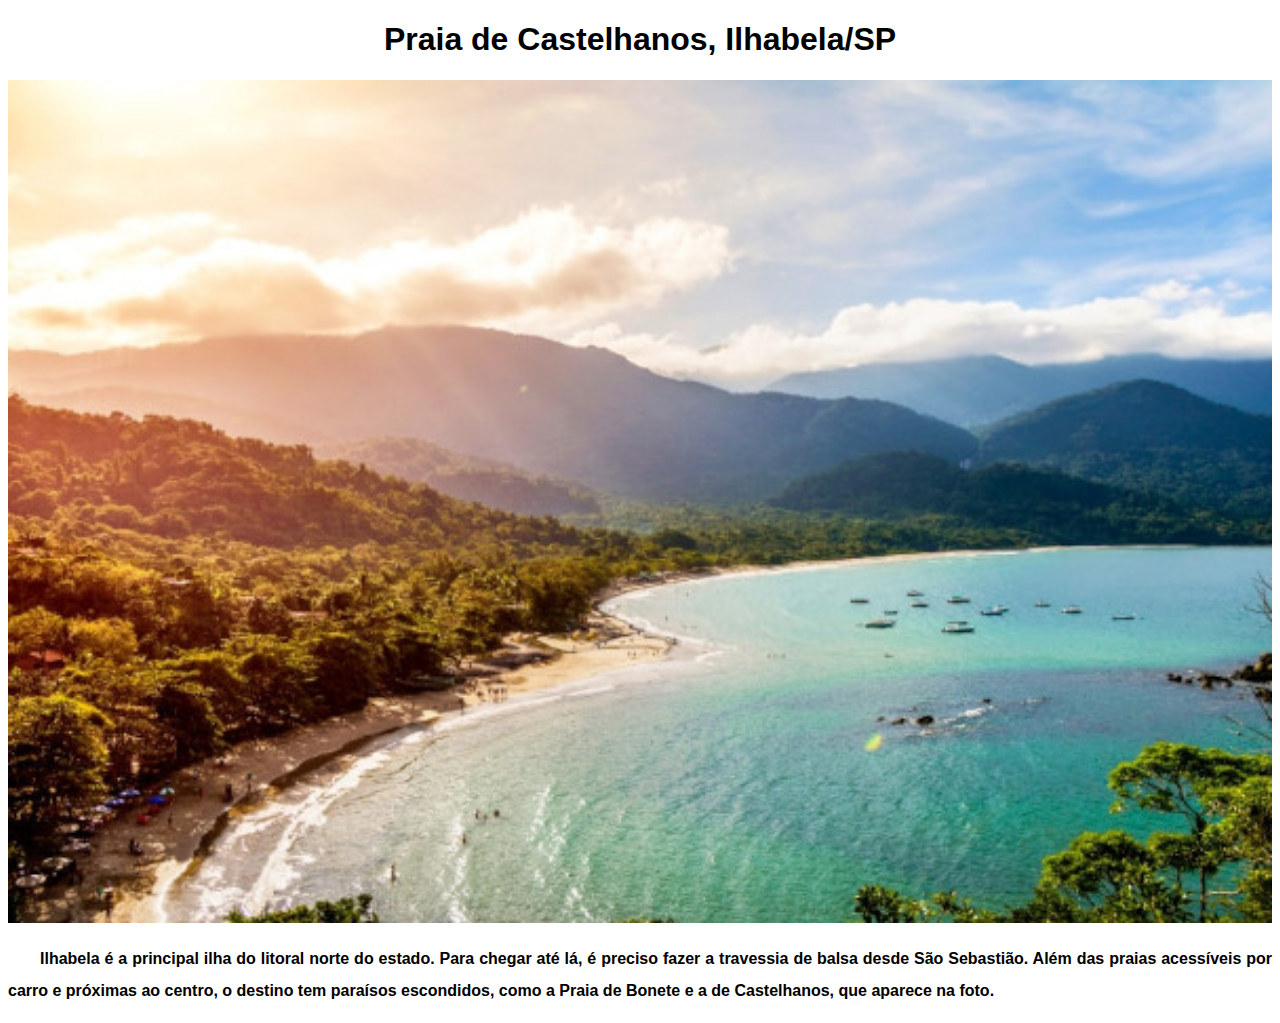
<file: paginas-extras/pag1.html>
<!DOCTYPE html>
<html lang="pt-br">
<head>
    <meta charset="UTF-8">
    <meta name="viewport" content="width=device-width, initial-scale=1.0">
    <title>Praia de Castelhanos</title>
    <link rel="stylesheet" href="style.css">
</head>
<body>
    <h1>Praia de Castelhanos, Ilhabela/SP</h1>
    <img src="../imagens/ilha-bela600.jpg" alt="">
    <p>Ilhabela é a principal ilha do litoral norte do estado. Para chegar até lá, é preciso fazer a travessia de balsa desde São Sebastião. Além das praias acessíveis por carro e próximas ao centro, o destino tem paraísos escondidos, como a Praia de Bonete e a de Castelhanos, que aparece na foto.

    </p>
    
</body>
</html>
</file>
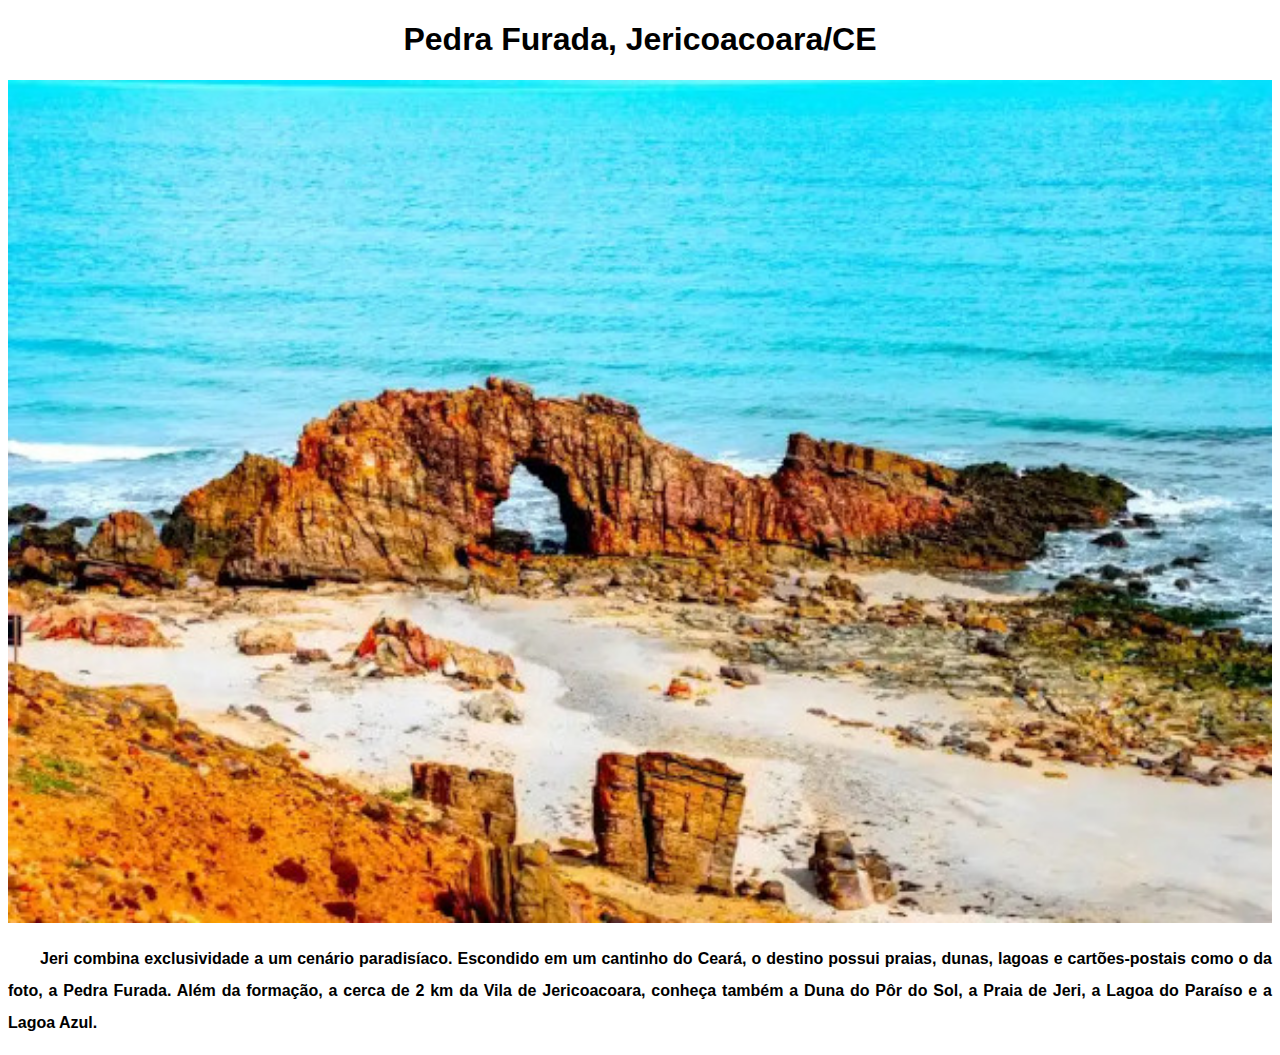
<file: paginas-extras/pag10.html>
<!DOCTYPE html>
<html lang="pt-br">
<head>
    <meta charset="UTF-8">
    <meta name="viewport" content="width=device-width, initial-scale=1.0">
    <title>Pedra Furada</title>
    <link rel="stylesheet" href="style.css">
</head>
<body>
    <h1>Pedra Furada, Jericoacoara/CE</h1>
    <img src="../imagens/jericoacoara_pedra-furada600.jpg" alt="">
    <p>Jeri combina exclusividade a um cenário paradisíaco. Escondido em um cantinho do Ceará, o destino possui praias, dunas, lagoas e cartões-postais como o da foto, a Pedra Furada. Além da formação, a cerca de 2 km da Vila de Jericoacoara, conheça também a Duna do Pôr do Sol, a Praia de Jeri, a Lagoa do Paraíso e a Lagoa Azul. </p>
    
</body>
</html>
</file>
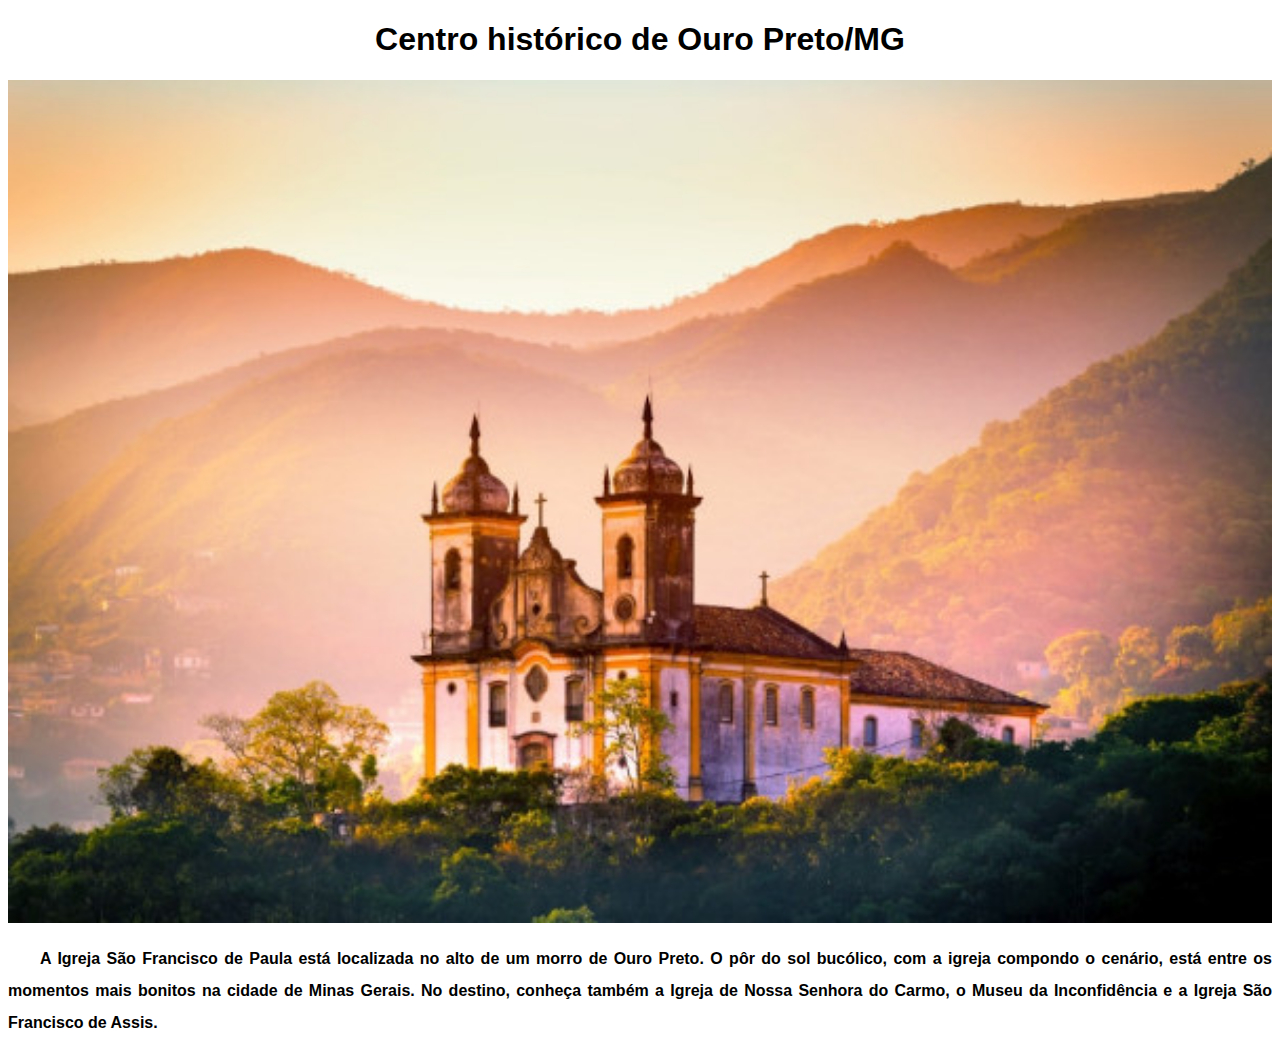
<file: paginas-extras/pag2.html>
<!DOCTYPE html>
<html lang="pt-br">
<head>
    <meta charset="UTF-8">
    <meta name="viewport" content="width=device-width, initial-scale=1.0">
    <title>Centro histórico de Ouro Preto</title>
    <link rel="stylesheet" href="style.css">
</head>
<body>
    <h1>Centro histórico de Ouro Preto/MG</h1>
    <img src="../imagens/ouro-preto600.jpg" alt="">
    <p>A Igreja São Francisco de Paula está localizada no alto de um morro de Ouro Preto. O pôr do sol bucólico, com a igreja compondo o cenário, está entre os momentos mais bonitos na cidade de Minas Gerais. No destino, conheça também a Igreja de Nossa Senhora do Carmo, o Museu da Inconfidência e a Igreja São Francisco de Assis.</p>
</body>
</html>
</file>
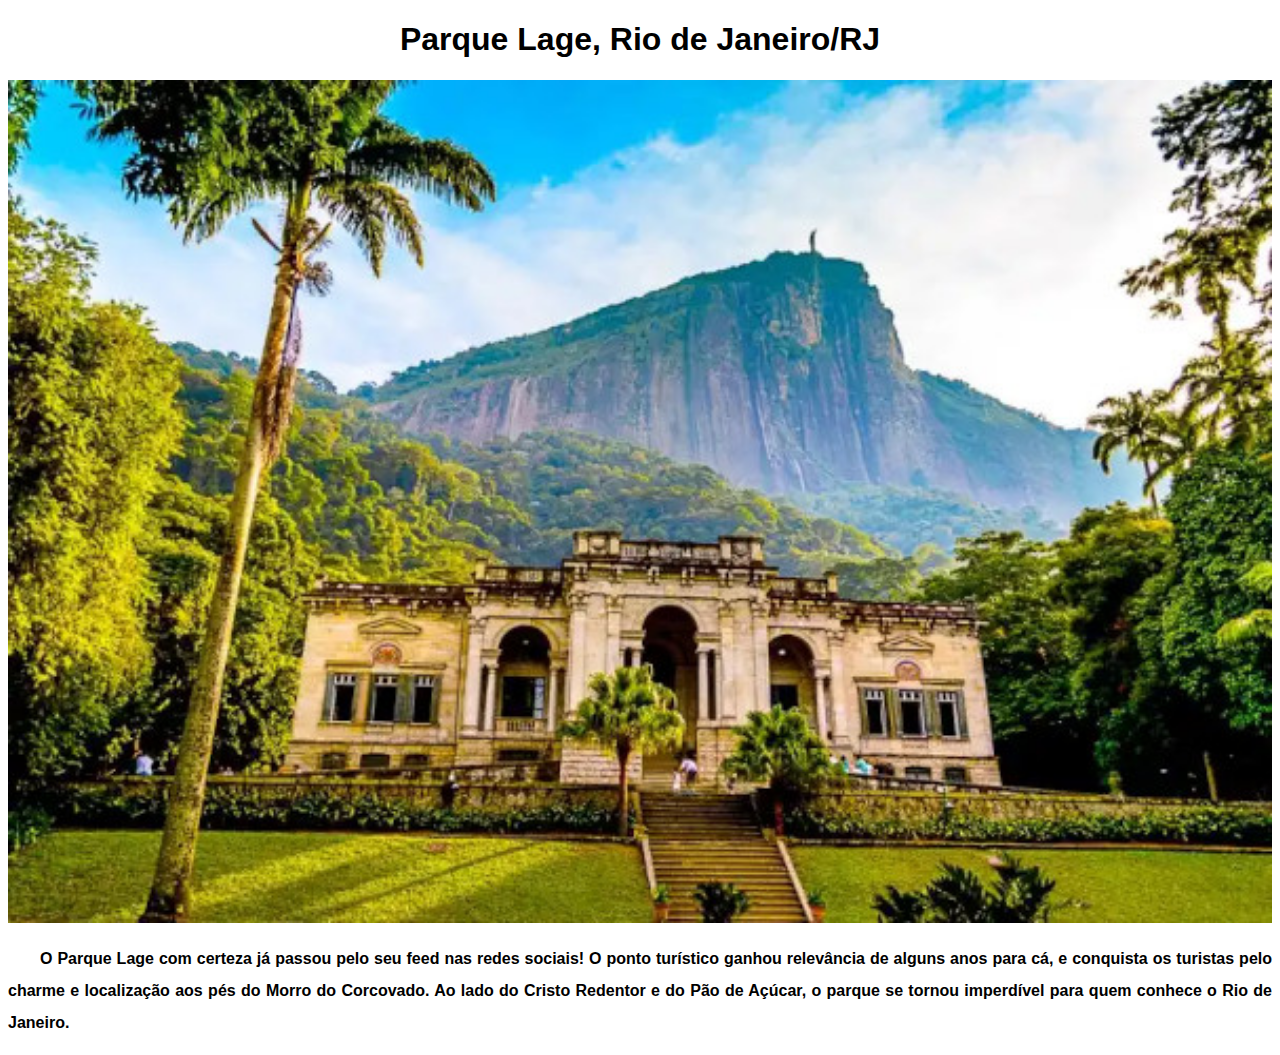
<file: paginas-extras/pag3.html>
<!DOCTYPE html>
<html lang="pt-br">
<head>
    <meta charset="UTF-8">
    <meta name="viewport" content="width=device-width, initial-scale=1.0">
    <title>Parque Lage</title>
    <link rel="stylesheet" href="style.css">
</head>
<body>
    <h1>Parque Lage, Rio de Janeiro/RJ</h1>
    <img src="../imagens/rio-de-janeiro_parque-lage600.jpg" alt="">
    <p>O Parque Lage com certeza já passou pelo seu feed nas redes sociais! O ponto turístico ganhou relevância de alguns anos para cá, e conquista os turistas pelo charme e localização aos pés do Morro do Corcovado. Ao lado do Cristo Redentor e do Pão de Açúcar, o parque se tornou imperdível para quem conhece o Rio de Janeiro.</p>
    
</body>
</html>
</file>
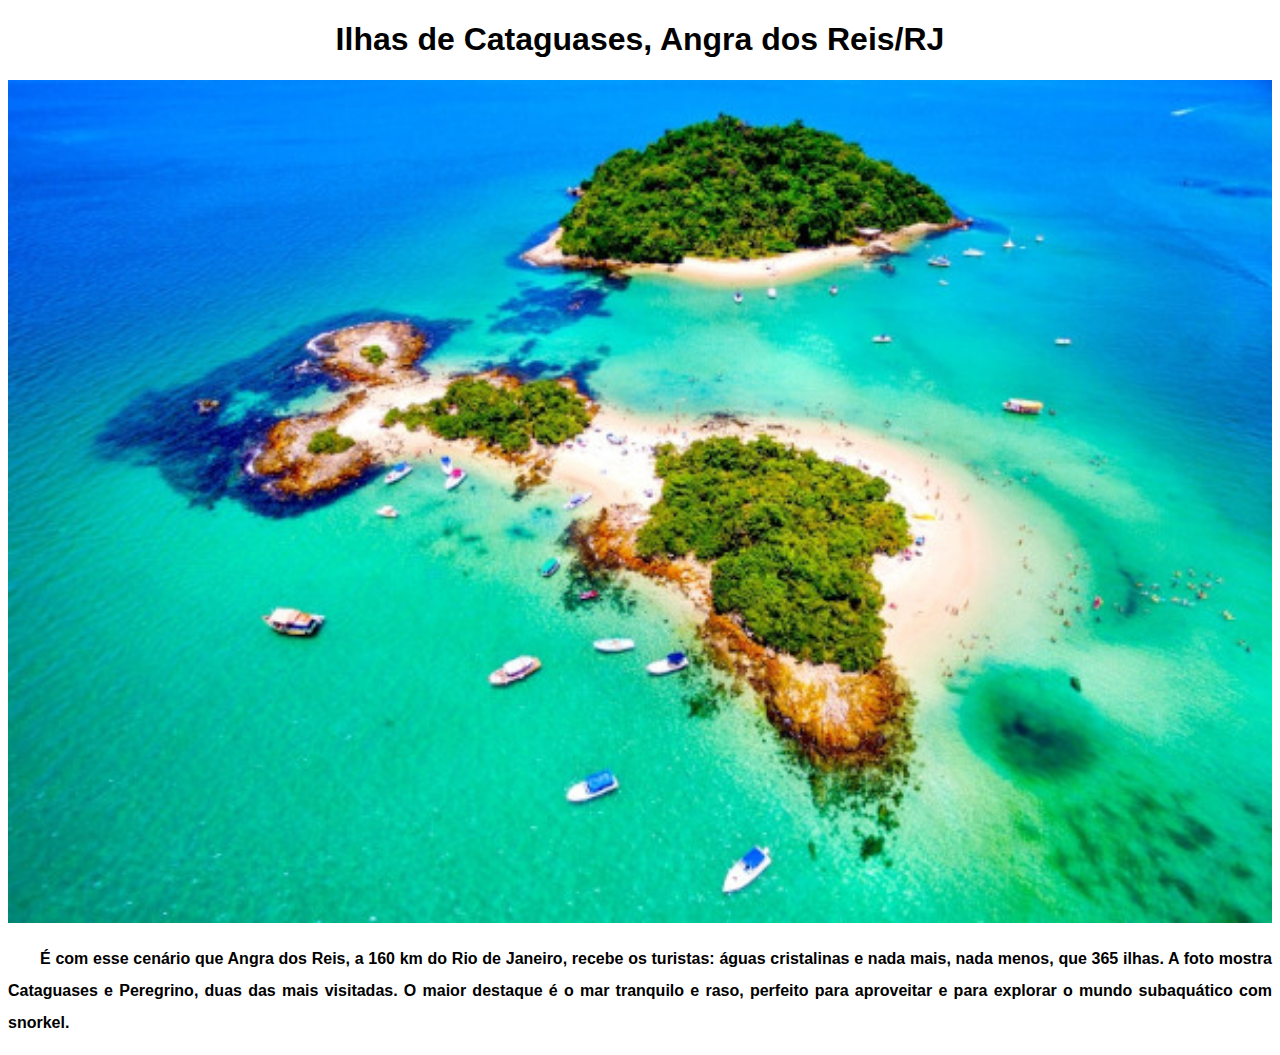
<file: paginas-extras/pag4.html>
<!DOCTYPE html>
<html lang="pt-br">
<head>
    <meta charset="UTF-8">
    <meta name="viewport" content="width=device-width, initial-scale=1.0">
    <title>Ilhas de Cataguases</title>
    <link rel="stylesheet" href="style.css">
</head>
<body>
    <h1>Ilhas de Cataguases, Angra dos Reis/RJ</h1>
    <img src="../imagens/angra-dos-reis_cataguase600.jpg" alt="">
    <p>É com esse cenário que Angra dos Reis, a 160 km do Rio de Janeiro, recebe os turistas: águas cristalinas e nada mais, nada menos, que 365 ilhas. A foto mostra Cataguases e Peregrino, duas das mais visitadas. O maior destaque é o mar tranquilo e raso, perfeito para aproveitar e para explorar o mundo subaquático com snorkel.</p>
    
</body>
</html>
</file>
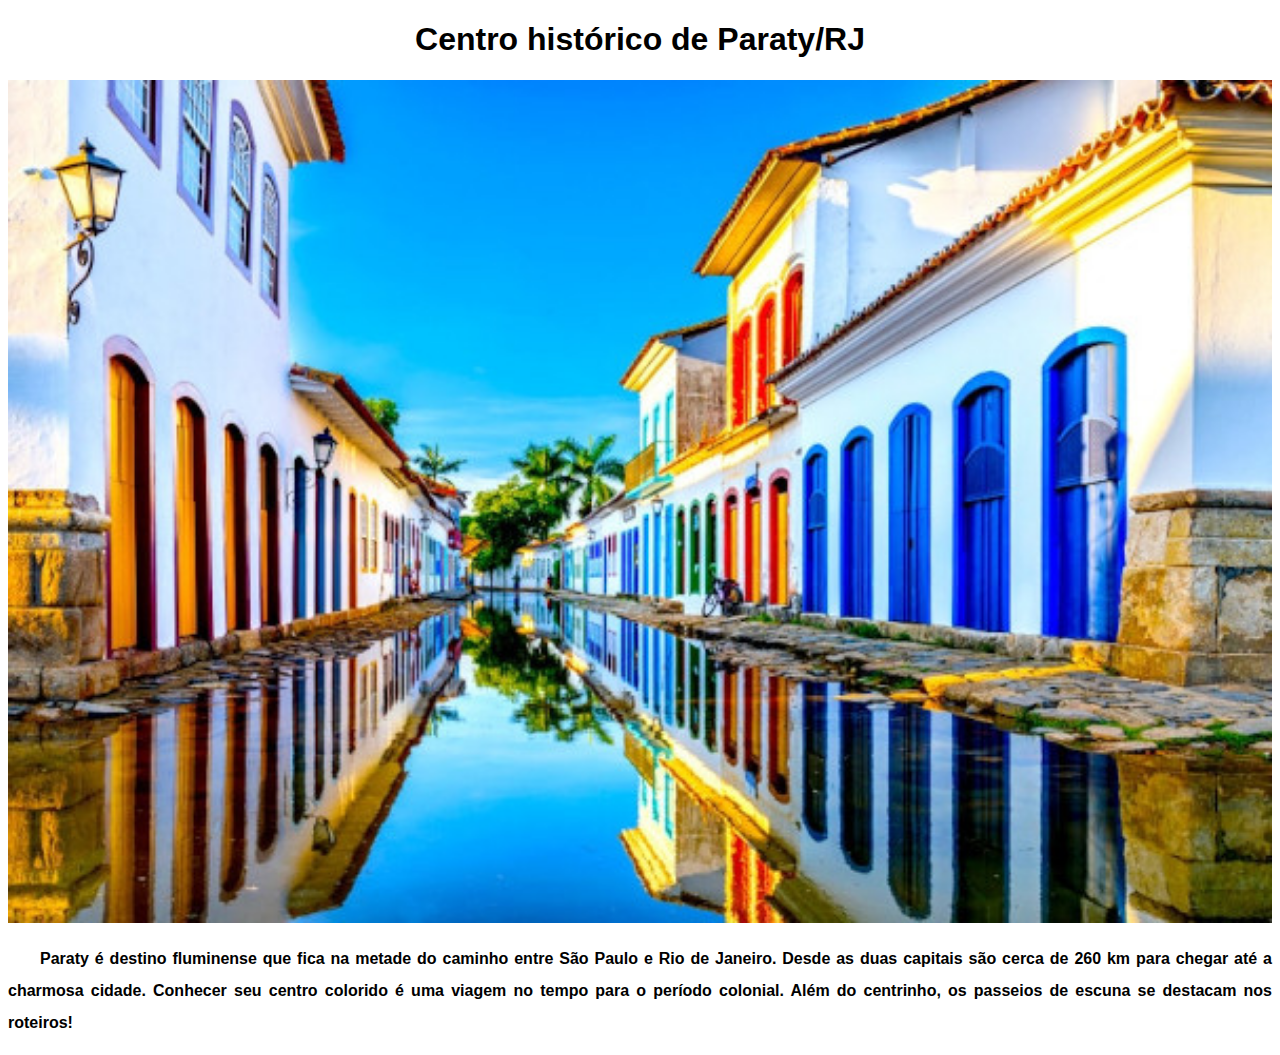
<file: paginas-extras/pag5.html>
<!DOCTYPE html>
<html lang="pt-br">
<head>
    <meta charset="UTF-8">
    <meta name="viewport" content="width=device-width, initial-scale=1.0">
    <title>Centro histórico de Paraty</title>
    <link rel="stylesheet" href="style.css">
</head>
<body>
    <h1>Centro histórico de Paraty/RJ</h1>
    <img src="../imagens/paraty_centro-historico600.jpg" alt="">
    <p>Paraty é destino fluminense que fica na metade do caminho entre São Paulo e Rio de Janeiro. Desde as duas capitais são cerca de 260 km para chegar até a charmosa cidade. Conhecer seu centro colorido é uma viagem no tempo para o período colonial. Além do centrinho, os passeios de escuna se destacam nos roteiros!</p>
    
</body>
</html>
</file>
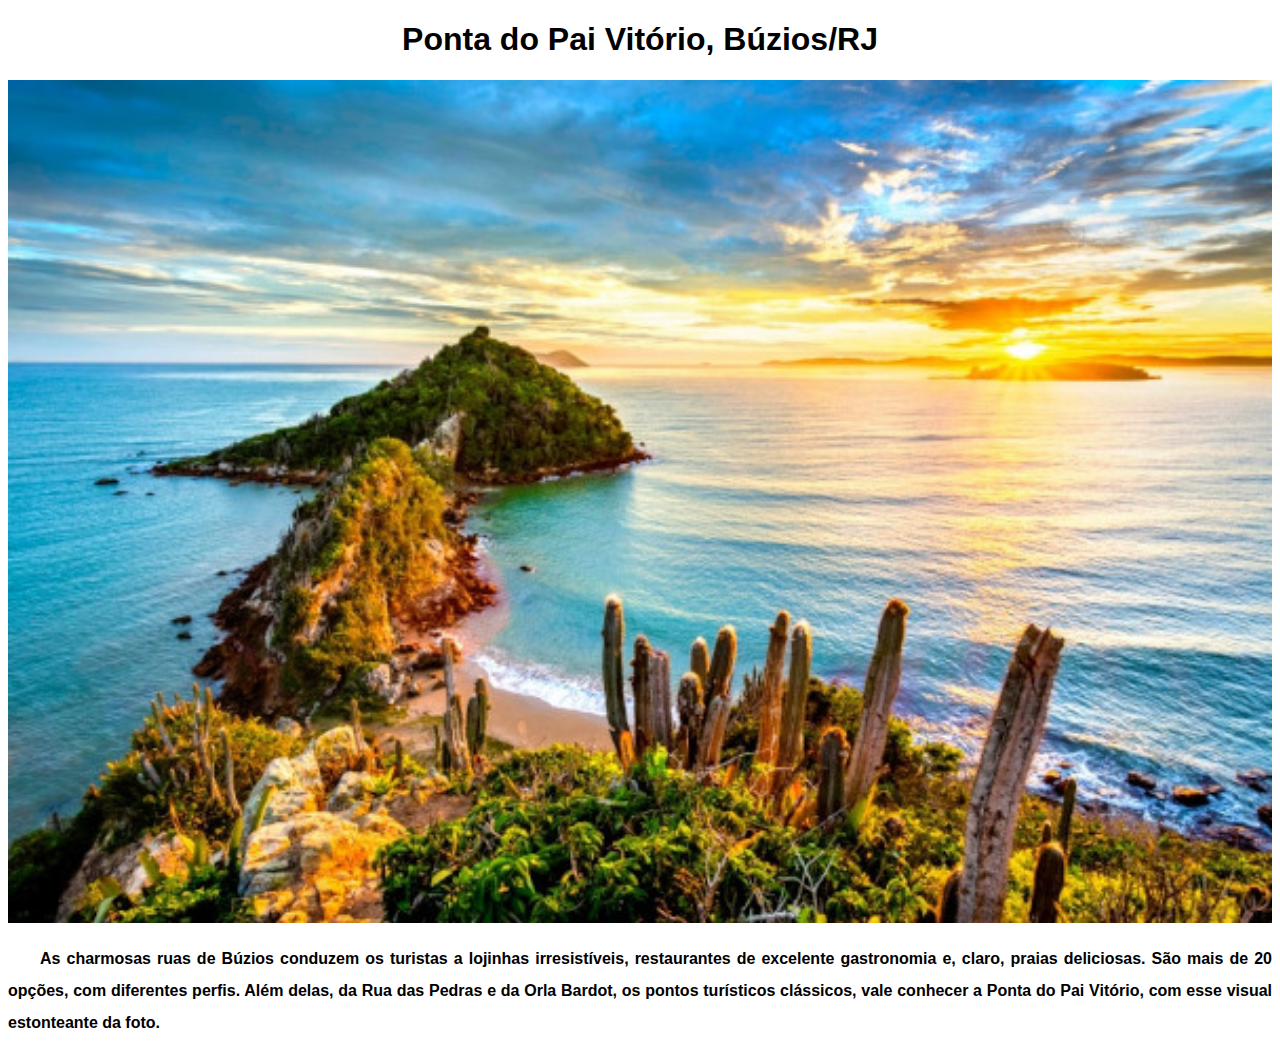
<file: paginas-extras/pag6.html>
<!DOCTYPE html>
<html lang="pt-br">
<head>
    <meta charset="UTF-8">
    <meta name="viewport" content="width=device-width, initial-scale=1.0">
    <title>Ponta do Pai Vitório</title>
    <link rel="stylesheet" href="style.css">
</head>
<body>
    <h1>Ponta do Pai Vitório, Búzios/RJ</h1>
    <img src="../imagens/buzios_ponta-do-pai-vitorio600.jpg" alt="">
    <p>As charmosas ruas de Búzios conduzem os turistas a lojinhas irresistíveis, restaurantes de excelente gastronomia e, claro, praias deliciosas. São mais de 20 opções, com diferentes perfis. Além delas, da Rua das Pedras e da Orla Bardot, os pontos turísticos clássicos, vale conhecer a Ponta do Pai Vitório, com esse visual estonteante da foto.</p>
    
</body>
</html>
</file>
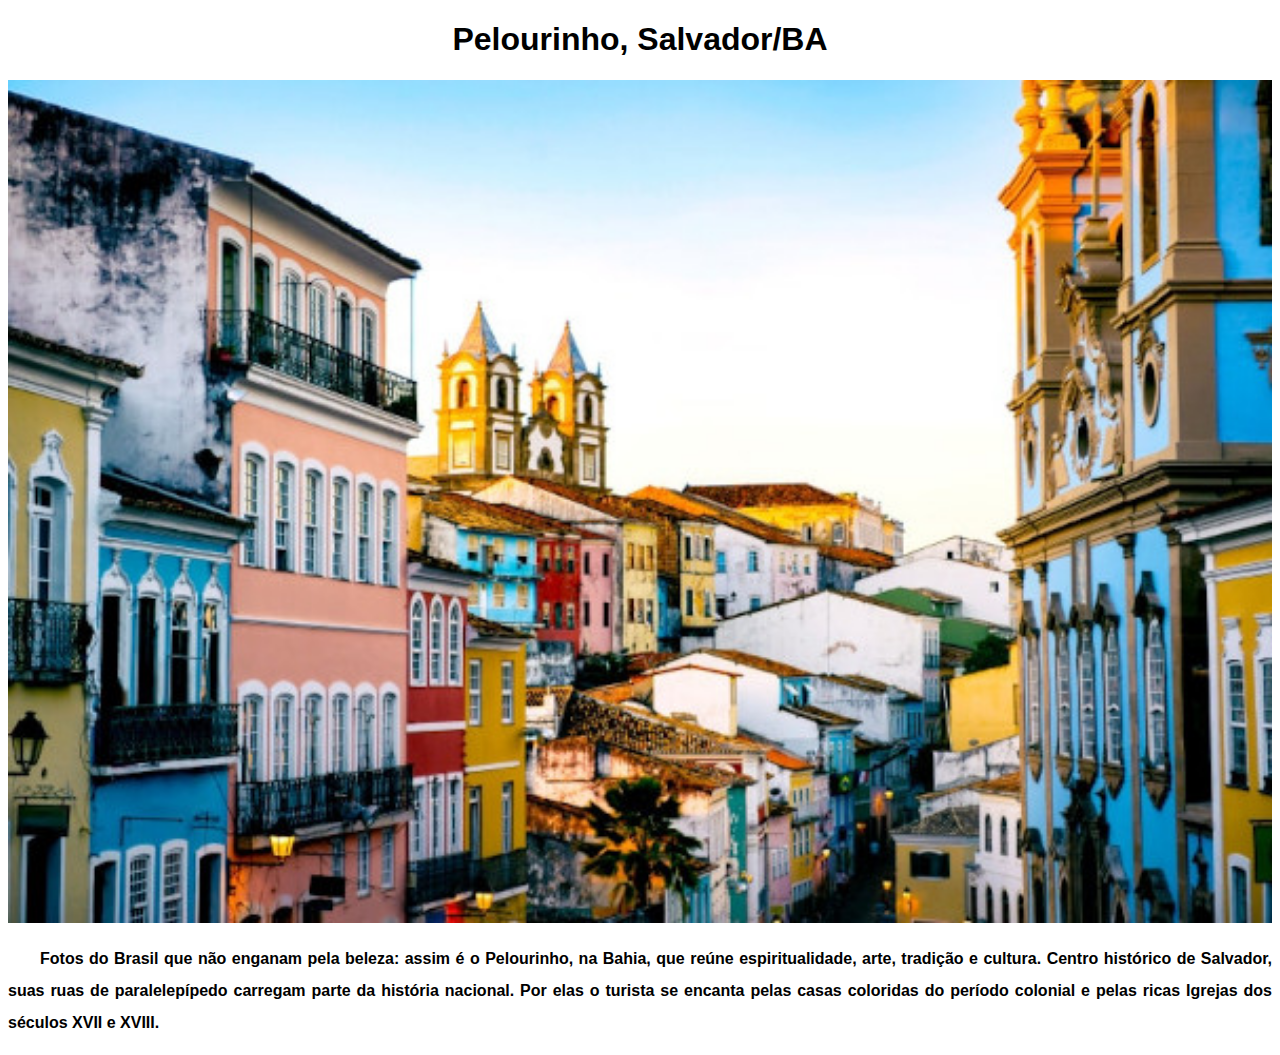
<file: paginas-extras/pag7.html>
<!DOCTYPE html>
<html lang="pt-br">
<head>
    <meta charset="UTF-8">
    <meta name="viewport" content="width=device-width, initial-scale=1.0">
    <title>Pelourinho</title>
    <link rel="stylesheet" href="style.css">
</head>
<body>
    <h1>Pelourinho, Salvador/BA</h1>
    <img src="../imagens/pelourinho600.jpg" alt="">
    <p>Fotos do Brasil que não enganam pela beleza: assim é o Pelourinho, na Bahia, que reúne espiritualidade, arte, tradição e cultura. Centro histórico de Salvador, suas ruas de paralelepípedo carregam parte da história nacional. Por elas o turista se encanta pelas casas coloridas do período colonial e pelas ricas Igrejas dos séculos XVII e XVIII.</p>
    
</body>
</html>
</file>
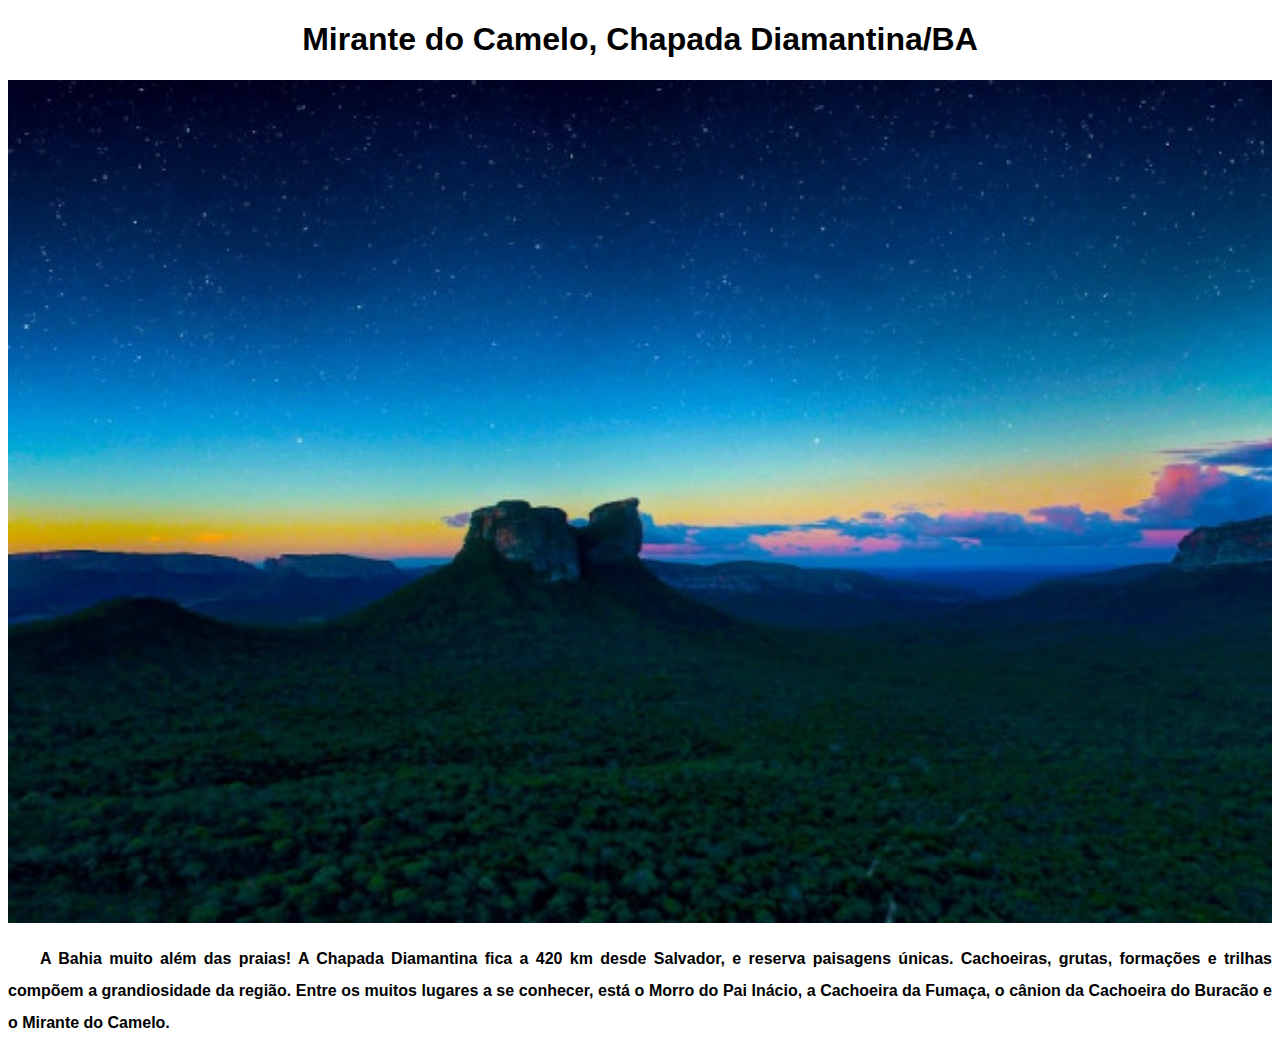
<file: paginas-extras/pag8.html>
<!DOCTYPE html>
<html lang="pt-br">
<head>
    <meta charset="UTF-8">
    <meta name="viewport" content="width=device-width, initial-scale=1.0">
    <title>Mirante do Camelo</title>
    <link rel="stylesheet" href="style.css">
</head>
<body>
    <h1>Mirante do Camelo, Chapada Diamantina/BA</h1>
    <img src="../imagens/chapada-diamantina600.jpg" alt="">
    <p>A Bahia muito além das praias! A Chapada Diamantina fica a 420 km desde Salvador, e reserva paisagens únicas. Cachoeiras, grutas, formações e trilhas compõem a grandiosidade da região. Entre os muitos lugares a se conhecer, está o Morro do Pai Inácio, a Cachoeira da Fumaça, o cânion da Cachoeira do Buracão e o Mirante do Camelo. </p> 
</body>
</html>
</file>
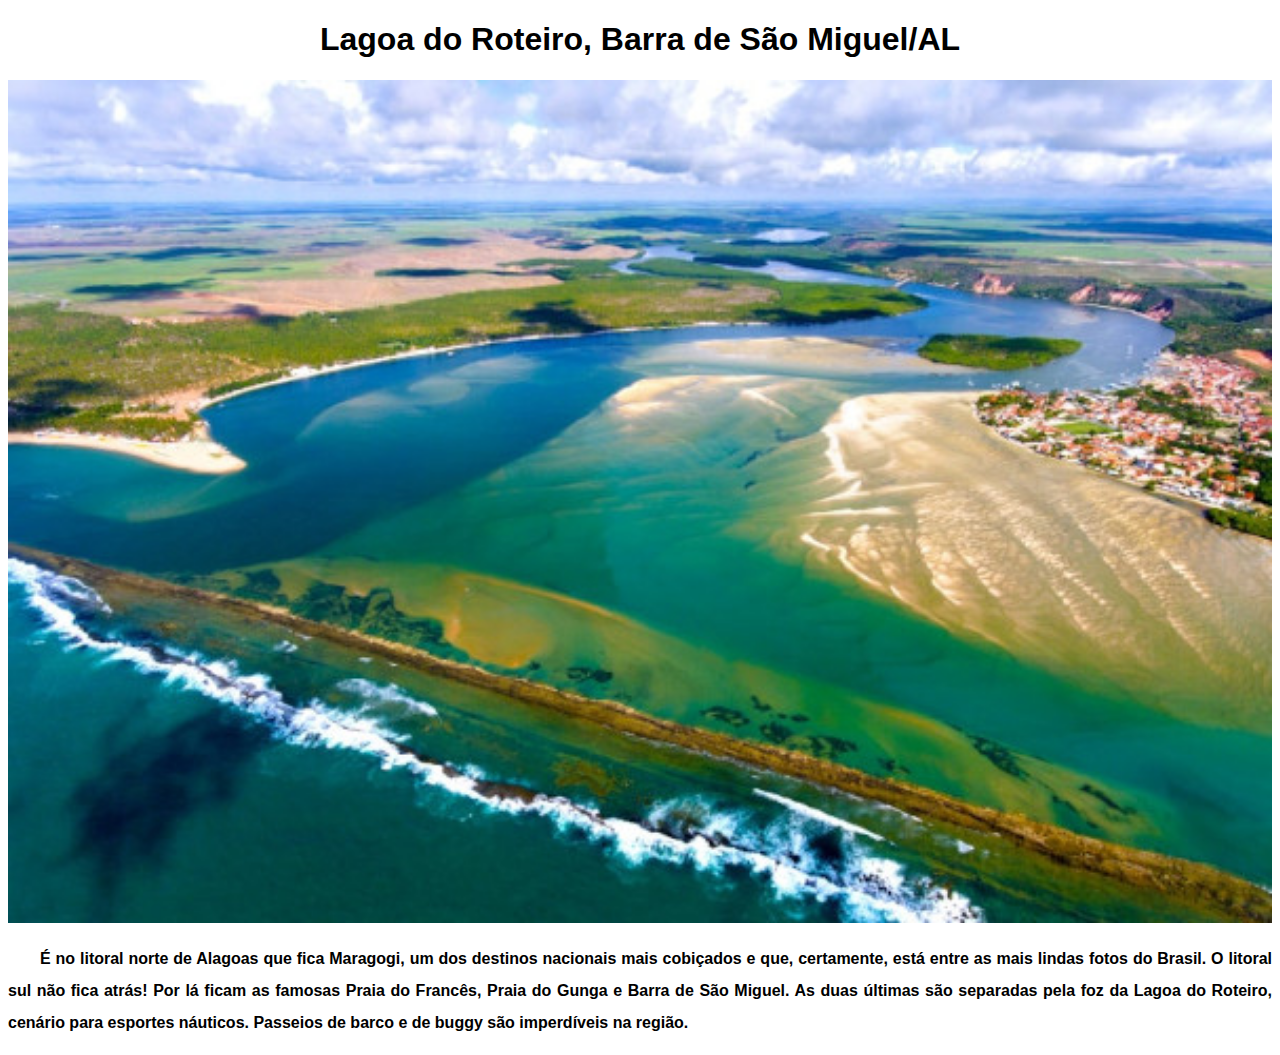
<file: paginas-extras/pag9.html>
<!DOCTYPE html>
<html lang="pt-br">
<head>
    <meta charset="UTF-8">
    <meta name="viewport" content="width=device-width, initial-scale=1.0">
    <title>Lagoa do Roteiro</title>
    <link rel="stylesheet" href="style.css">
</head>
<body>
    <h1>Lagoa do Roteiro, Barra de São Miguel/AL</h1>
    <img src="../imagens/barra-sao-miguel600.jpg" alt="">
    <p>É no litoral norte de Alagoas que fica Maragogi, um dos destinos nacionais mais cobiçados e que, certamente, está entre as mais lindas fotos do Brasil. O litoral sul não fica atrás! Por lá ficam as famosas Praia do Francês, Praia do Gunga e Barra de São Miguel. As duas últimas são separadas pela foz da Lagoa do Roteiro, cenário para esportes náuticos. Passeios de barco e de buggy são imperdíveis na região.</p>
</body>
</html>
</file>
<file: paginas-extras/style.css>
@charset "UTF-8";

body {
    font-family: Arial, Helvetica, sans-serif;
    text-align: center;
}
img {
    width: 100%;
}
p {
    font-weight: bolder;
    line-height: 2em;
    text-align: justify;
    text-indent: 2em;
}
</file>
